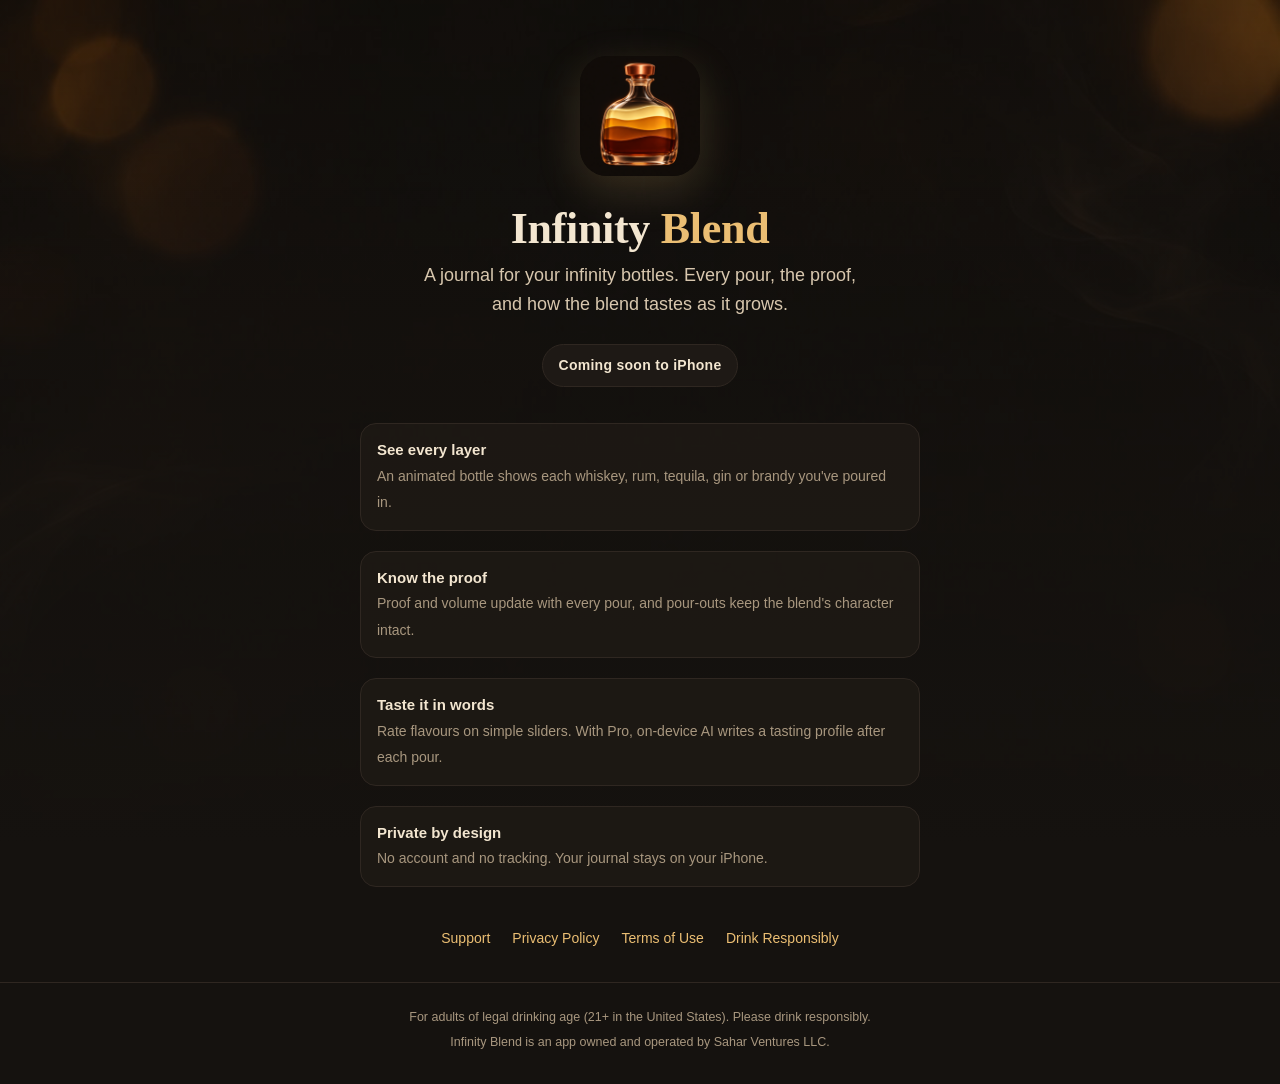
<file: index.html>
<!doctype html>
<html lang="en">
<head>
<meta charset="utf-8">
<meta name="viewport" content="width=device-width,initial-scale=1">
<meta name="robots" content="noindex">
<title>Infinity Blend</title>
<meta name="description" content="Infinity Blend is a journal for your infinity bottles: every pour, the proof, and how the blend tastes. Coming soon to iPhone.">
<link rel="icon" type="image/png" href="assets/favicon.png">
<link rel="apple-touch-icon" href="assets/apple-touch-icon.png">
<link rel="stylesheet" href="assets/site.css">
</head>
<body class="home">
<main>
  <div class="hero">
    <img src="assets/icon.png" alt="Infinity Blend app icon">
    <h1>Infinity <em>Blend</em></h1>
    <p class="lead">A journal for your infinity bottles. Every pour, the proof, and how the blend tastes as it grows.</p>
    <span class="pill">Coming soon to iPhone</span>
    <ul class="features">
      <li><strong>See every layer</strong><span>An animated bottle shows each whiskey, rum, tequila, gin or brandy you've poured in.</span></li>
      <li><strong>Know the proof</strong><span>Proof and volume update with every pour, and pour-outs keep the blend's character intact.</span></li>
      <li><strong>Taste it in words</strong><span>Rate flavours on simple sliders. With Pro, on-device AI writes a tasting profile after each pour.</span></li>
      <li><strong>Private by design</strong><span>No account and no tracking. Your journal stays on your iPhone.</span></li>
    </ul>
    <nav class="links" aria-label="Site links">
      <a href="support/">Support</a>
      <a href="legal/privacy.html">Privacy Policy</a>
      <a href="legal/terms.html">Terms of Use</a>
      <a href="legal/responsible.html">Drink Responsibly</a>
    </nav>
  </div>
</main>
<footer class="site-foot">
  <p>For adults of legal drinking age (21+ in the United States). Please drink responsibly.</p>
  <p>Infinity Blend is an app owned and operated by Sahar Ventures LLC.</p>
</footer>
</body>
</html>
</file>
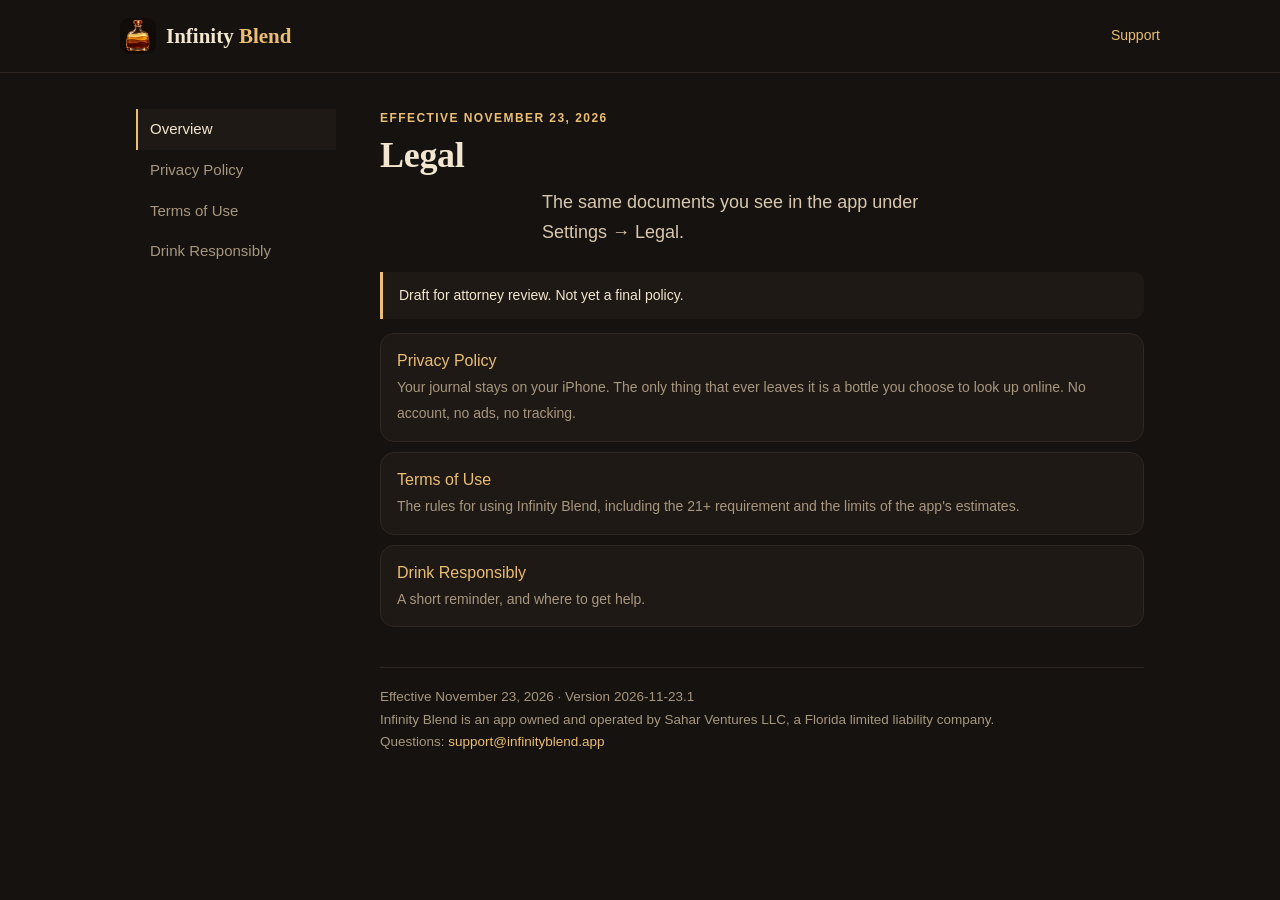
<file: legal/index.html>
<!doctype html>
<html lang="en">
<head>
<meta charset="utf-8">
<meta name="viewport" content="width=device-width,initial-scale=1">
<meta name="robots" content="noindex">
<title>Legal | Infinity Blend</title>
<link rel="icon" type="image/png" href="../assets/favicon.png">
<link rel="stylesheet" href="../assets/site.css">
</head>
<body class="doc">
<header class="bar"><a class="brand" href="../"><img src="../assets/icon.png" alt="" width="36" height="36"><span>Infinity <em>Blend</em></span></a><a class="bar-link" href="../support/">Support</a></header>
<div class="shell">
<nav class="side" aria-label="Legal documents"><a href="index.html" aria-current="page">Overview</a><a href="privacy.html">Privacy Policy</a><a href="terms.html">Terms of Use</a><a href="responsible.html">Drink Responsibly</a></nav>
<main>
<p class="eyebrow">Effective November 23, 2026</p>
<h1>Legal</h1>
<p class="lead">The same documents you see in the app under Settings → Legal.</p>
<p class="draft">Draft for attorney review. Not yet a final policy.</p>
<ul class="doc-list"><li><a href="privacy.html">Privacy Policy</a><br><span>Your journal stays on your iPhone. The only thing that ever leaves it is a bottle you choose to look up online. No account, no ads, no tracking.</span></li><li><a href="terms.html">Terms of Use</a><br><span>The rules for using Infinity Blend, including the 21+ requirement and the limits of the app's estimates.</span></li><li><a href="responsible.html">Drink Responsibly</a><br><span>A short reminder, and where to get help.</span></li></ul>
<footer class="doc-foot">Effective November 23, 2026 · Version 2026-11-23.1<br>
Infinity Blend is an app owned and operated by Sahar Ventures LLC, a Florida limited liability company.<br>
Questions: <a href="mailto:support@infinityblend.app">support@infinityblend.app</a></footer>
</main>
</div>
</body>
</html>
</file>
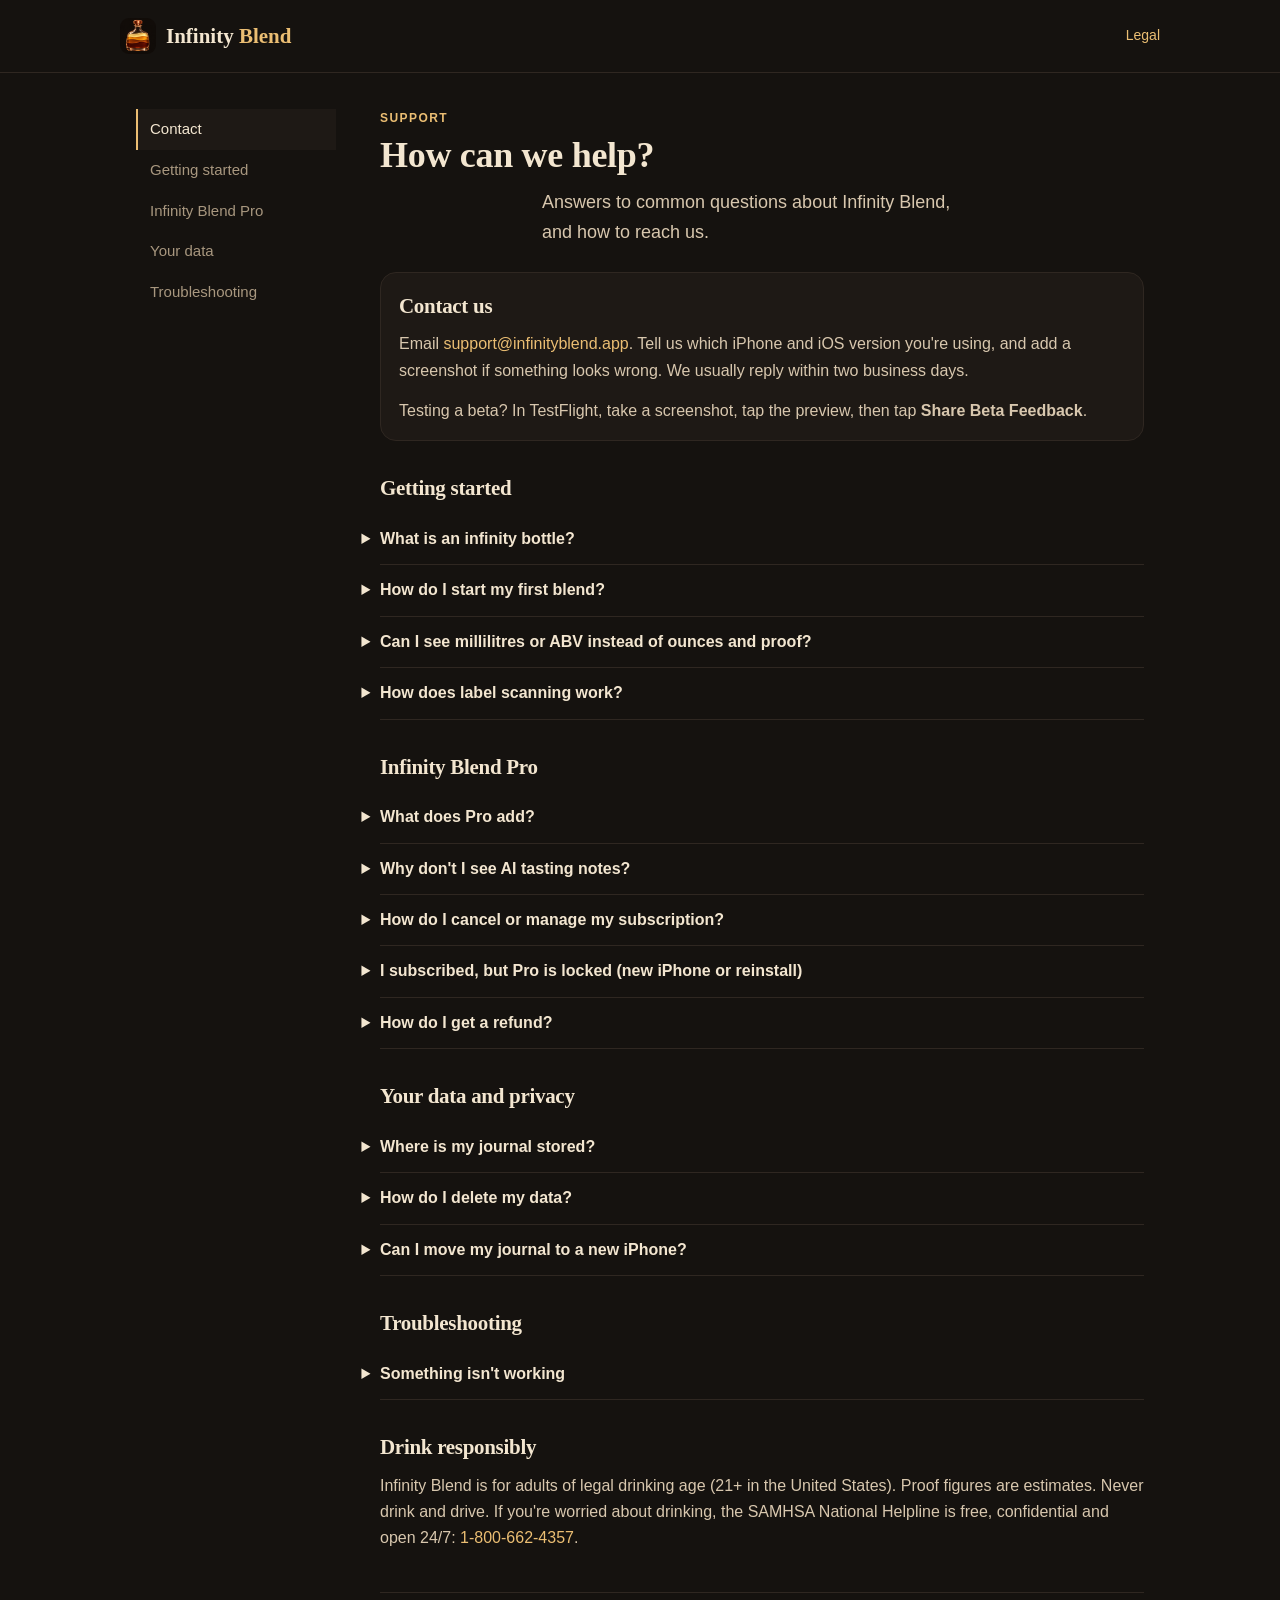
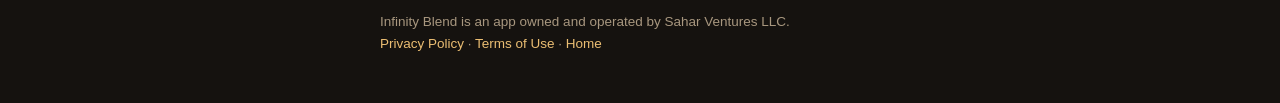
<file: support/index.html>
<!doctype html>
<html lang="en">
<head>
<meta charset="utf-8">
<meta name="viewport" content="width=device-width,initial-scale=1">
<meta name="robots" content="noindex">
<title>Support | Infinity Blend</title>
<link rel="icon" type="image/png" href="../assets/favicon.png">
<link rel="stylesheet" href="../assets/site.css">
</head>
<body class="doc">
<header class="bar"><a class="brand" href="../"><img src="../assets/icon.png" alt="" width="36" height="36"><span>Infinity <em>Blend</em></span></a><a class="bar-link" href="../legal/">Legal</a></header>
<div class="shell">
<nav class="side" aria-label="Support sections">
  <a href="#contact" aria-current="page">Contact</a>
  <a href="#start">Getting started</a>
  <a href="#pro">Infinity Blend Pro</a>
  <a href="#data">Your data</a>
  <a href="#help">Troubleshooting</a>
</nav>
<main>
<p class="eyebrow">Support</p>
<h1>How can we help?</h1>
<p class="lead">Answers to common questions about Infinity Blend, and how to reach us.</p>

<div class="card" id="contact">
  <h2 style="margin-top:0">Contact us</h2>
  <p>Email <a href="mailto:support@infinityblend.app">support@infinityblend.app</a>. Tell us which iPhone and iOS version you're using, and add a screenshot if something looks wrong. We usually reply within two business days.</p>
  <p>Testing a beta? In TestFlight, take a screenshot, tap the preview, then tap <strong>Share Beta Feedback</strong>.</p>
</div>

<h2 id="start">Getting started</h2>
<details><summary>What is an infinity bottle?</summary>
<p>An infinity bottle is a bottle you keep topping up with small pours from other bottles. Over time it becomes a blend that's yours alone. Infinity Blend keeps track of every pour, the blend's proof and volume, and how it tastes.</p></details>
<details><summary>How do I start my first blend?</summary>
<p>Open the app, create a blend, pick its bottle shape and size, then tap <strong>Add a pour</strong>. Want to look around first? Go to <strong>Settings → Try it out → Add sample blends</strong>.</p></details>
<details><summary>Can I see millilitres or ABV instead of ounces and proof?</summary>
<p>Yes. In <strong>Settings → Display</strong>, choose how pours are measured and turn on <strong>Show ABV instead of proof</strong>. Changing units only changes what you see. Every pour keeps its exact amount.</p></details>
<details><summary>How does label scanning work?</summary>
<p>When adding a pour, scan the bottle's label with the camera or pick a label photo. The text is read on your iPhone to fill in the name and proof. Scanning needs a real iPhone camera and camera permission, which you can turn on in the iPhone Settings app → Infinity Blend.</p></details>

<h2 id="pro">Infinity Blend Pro</h2>
<details><summary>What does Pro add?</summary>
<p>Pro adds AI tasting profiles that are rewritten after every pour, and a preview of how the next pour will change your blend. The journal itself is free: unlimited bottles and pours, the layered bottle, flavour sliders, label scanning and charts.</p></details>
<details><summary>Why don't I see AI tasting notes?</summary>
<p>The AI runs on your iPhone using Apple Intelligence. It needs an iPhone that supports Apple Intelligence, with it turned on in <strong>Settings → Apple Intelligence &amp; Siri</strong>. On other iPhones the app works normally and just hides the AI text. <strong>Settings → Apple Intelligence</strong> inside Infinity Blend shows whether it's available.</p></details>
<details><summary>How do I cancel or manage my subscription?</summary>
<p>In Infinity Blend, go to <strong>Settings → Pro → Manage subscription</strong>, or open the iPhone Settings app → your name → <strong>Subscriptions</strong>. Cancel at least 24 hours before the renewal date to avoid the next charge. Pro stays active until the end of the period you've paid for.</p></details>
<details><summary>I subscribed, but Pro is locked (new iPhone or reinstall)</summary>
<p>Go to <strong>Settings → Pro → Restore purchases</strong>. Make sure you're signed in to the App Store with the same Apple Account you subscribed with.</p></details>
<details><summary>How do I get a refund?</summary>
<p>Apple handles all payments and refunds. Request one at <a href="https://reportaproblem.apple.com">reportaproblem.apple.com</a>. We never see your payment details.</p></details>

<h2 id="data">Your data and privacy</h2>
<details><summary>Where is my journal stored?</summary>
<p>Only on your iPhone. There's no account and no server copy of your bottles, pours or notes. Your data is included in your iPhone backups (for example iCloud Backup) if you have them turned on. See the <a href="../legal/privacy.html">Privacy Policy</a> for details.</p></details>
<details><summary>How do I delete my data?</summary>
<p>Delete a single pour or blend in the app, delete everything in <strong>Settings → Delete all data</strong>, or delete the app. Because nothing is stored on our side, there's no account to close.</p></details>
<details><summary>Can I move my journal to a new iPhone?</summary>
<p>Yes. Restore your new iPhone from an iCloud or computer backup of your old one, and your Infinity Blend data comes with it.</p></details>

<h2 id="help">Troubleshooting</h2>
<details><summary>Something isn't working</summary>
<ul>
<li>Make sure you have the latest version of Infinity Blend and iOS.</li>
<li>Fully close the app (swipe it up in the app switcher) and open it again.</li>
<li>Still stuck? Email <a href="mailto:support@infinityblend.app">support@infinityblend.app</a> with what happened and a screenshot.</li>
</ul></details>

<h2>Drink responsibly</h2>
<p>Infinity Blend is for adults of legal drinking age (21+ in the United States). Proof figures are estimates. Never drink and drive. If you're worried about drinking, the SAMHSA National Helpline is free, confidential and open 24/7: <a href="tel:+18006624357">1-800-662-4357</a>.</p>

<footer class="doc-foot">Infinity Blend is an app owned and operated by Sahar Ventures LLC.<br>
<a href="../legal/privacy.html">Privacy Policy</a> · <a href="../legal/terms.html">Terms of Use</a> · <a href="../">Home</a></footer>
</main>
</div>
</body>
</html>
</file>
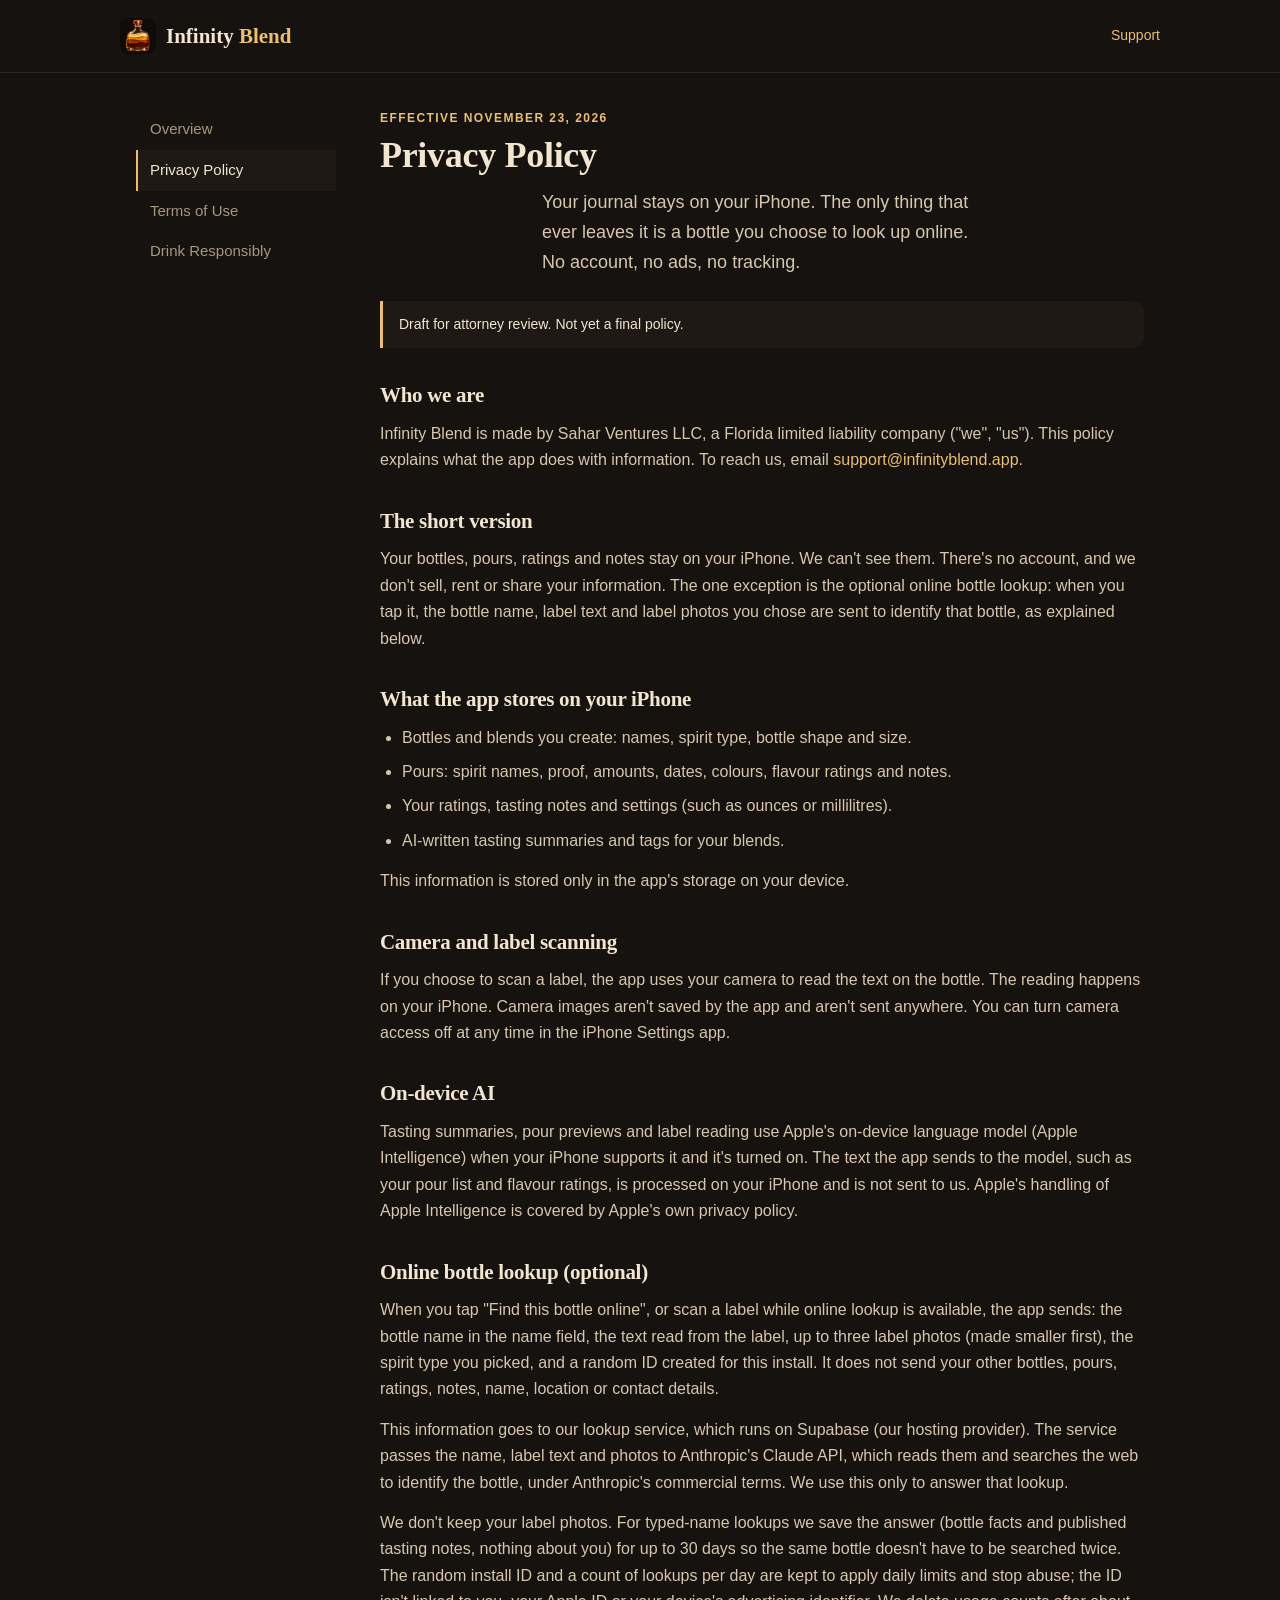
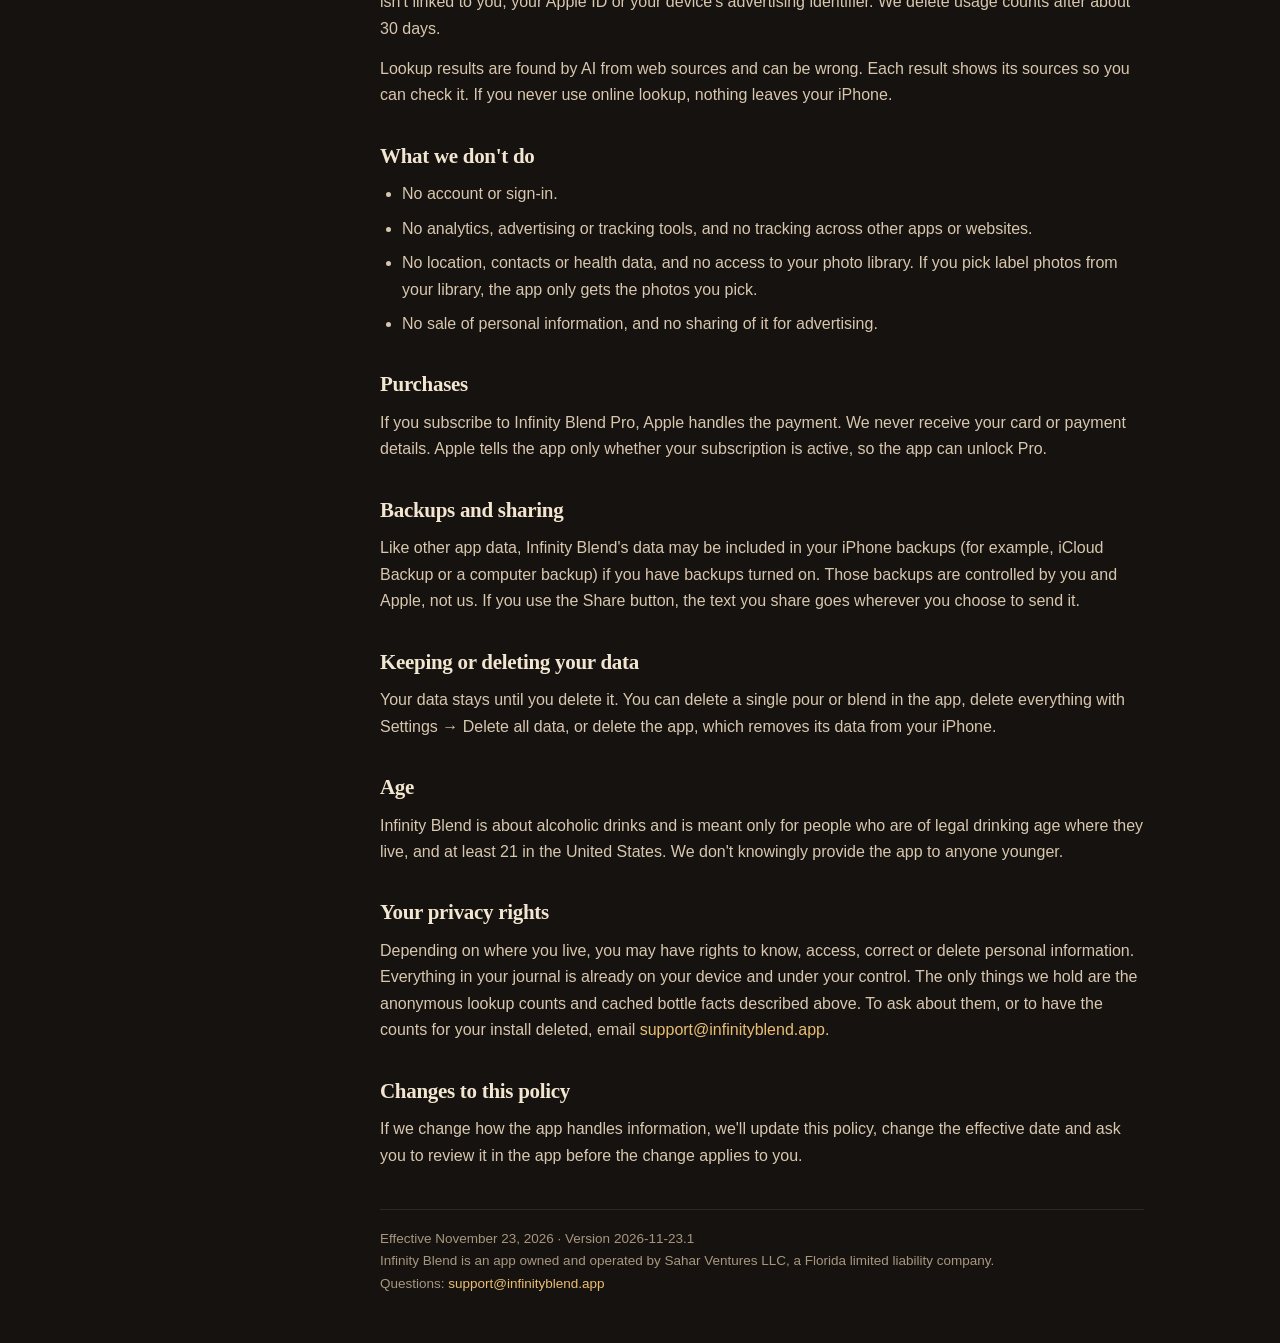
<file: legal/privacy.html>
<!doctype html>
<html lang="en">
<head>
<meta charset="utf-8">
<meta name="viewport" content="width=device-width,initial-scale=1">
<meta name="robots" content="noindex">
<title>Privacy Policy | Infinity Blend</title>
<link rel="icon" type="image/png" href="../assets/favicon.png">
<link rel="stylesheet" href="../assets/site.css">
</head>
<body class="doc">
<header class="bar"><a class="brand" href="../"><img src="../assets/icon.png" alt="" width="36" height="36"><span>Infinity <em>Blend</em></span></a><a class="bar-link" href="../support/">Support</a></header>
<div class="shell">
<nav class="side" aria-label="Legal documents"><a href="index.html">Overview</a><a href="privacy.html" aria-current="page">Privacy Policy</a><a href="terms.html">Terms of Use</a><a href="responsible.html">Drink Responsibly</a></nav>
<main>
<p class="eyebrow">Effective November 23, 2026</p>
<h1>Privacy Policy</h1>
<p class="lead">Your journal stays on your iPhone. The only thing that ever leaves it is a bottle you choose to look up online. No account, no ads, no tracking.</p>
<p class="draft">Draft for attorney review. Not yet a final policy.</p>
<h2>Who we are</h2>
<p>Infinity Blend is made by Sahar Ventures LLC, a Florida limited liability company ("we", "us"). This policy explains what the app does with information. To reach us, email <a href="mailto:support@infinityblend.app">support@infinityblend.app</a>.</p>
<h2>The short version</h2>
<p>Your bottles, pours, ratings and notes stay on your iPhone. We can't see them. There's no account, and we don't sell, rent or share your information. The one exception is the optional online bottle lookup: when you tap it, the bottle name, label text and label photos you chose are sent to identify that bottle, as explained below.</p>
<h2>What the app stores on your iPhone</h2>
<ul><li>Bottles and blends you create: names, spirit type, bottle shape and size.</li><li>Pours: spirit names, proof, amounts, dates, colours, flavour ratings and notes.</li><li>Your ratings, tasting notes and settings (such as ounces or millilitres).</li><li>AI-written tasting summaries and tags for your blends.</li></ul>
<p>This information is stored only in the app's storage on your device.</p>
<h2>Camera and label scanning</h2>
<p>If you choose to scan a label, the app uses your camera to read the text on the bottle. The reading happens on your iPhone. Camera images aren't saved by the app and aren't sent anywhere. You can turn camera access off at any time in the iPhone Settings app.</p>
<h2>On-device AI</h2>
<p>Tasting summaries, pour previews and label reading use Apple's on-device language model (Apple Intelligence) when your iPhone supports it and it's turned on. The text the app sends to the model, such as your pour list and flavour ratings, is processed on your iPhone and is not sent to us. Apple's handling of Apple Intelligence is covered by Apple's own privacy policy.</p>
<h2>Online bottle lookup (optional)</h2>
<p>When you tap "Find this bottle online", or scan a label while online lookup is available, the app sends: the bottle name in the name field, the text read from the label, up to three label photos (made smaller first), the spirit type you picked, and a random ID created for this install. It does not send your other bottles, pours, ratings, notes, name, location or contact details.</p>
<p>This information goes to our lookup service, which runs on Supabase (our hosting provider). The service passes the name, label text and photos to Anthropic's Claude API, which reads them and searches the web to identify the bottle, under Anthropic's commercial terms. We use this only to answer that lookup.</p>
<p>We don't keep your label photos. For typed-name lookups we save the answer (bottle facts and published tasting notes, nothing about you) for up to 30 days so the same bottle doesn't have to be searched twice. The random install ID and a count of lookups per day are kept to apply daily limits and stop abuse; the ID isn't linked to you, your Apple ID or your device's advertising identifier. We delete usage counts after about 30 days.</p>
<p>Lookup results are found by AI from web sources and can be wrong. Each result shows its sources so you can check it. If you never use online lookup, nothing leaves your iPhone.</p>
<h2>What we don&#x27;t do</h2>
<ul><li>No account or sign-in.</li><li>No analytics, advertising or tracking tools, and no tracking across other apps or websites.</li><li>No location, contacts or health data, and no access to your photo library. If you pick label photos from your library, the app only gets the photos you pick.</li><li>No sale of personal information, and no sharing of it for advertising.</li></ul>
<h2>Purchases</h2>
<p>If you subscribe to Infinity Blend Pro, Apple handles the payment. We never receive your card or payment details. Apple tells the app only whether your subscription is active, so the app can unlock Pro.</p>
<h2>Backups and sharing</h2>
<p>Like other app data, Infinity Blend's data may be included in your iPhone backups (for example, iCloud Backup or a computer backup) if you have backups turned on. Those backups are controlled by you and Apple, not us. If you use the Share button, the text you share goes wherever you choose to send it.</p>
<h2>Keeping or deleting your data</h2>
<p>Your data stays until you delete it. You can delete a single pour or blend in the app, delete everything with Settings → Delete all data, or delete the app, which removes its data from your iPhone.</p>
<h2>Age</h2>
<p>Infinity Blend is about alcoholic drinks and is meant only for people who are of legal drinking age where they live, and at least 21 in the United States. We don't knowingly provide the app to anyone younger.</p>
<h2>Your privacy rights</h2>
<p>Depending on where you live, you may have rights to know, access, correct or delete personal information. Everything in your journal is already on your device and under your control. The only things we hold are the anonymous lookup counts and cached bottle facts described above. To ask about them, or to have the counts for your install deleted, email <a href="mailto:support@infinityblend.app">support@infinityblend.app</a>.</p>
<h2>Changes to this policy</h2>
<p>If we change how the app handles information, we'll update this policy, change the effective date and ask you to review it in the app before the change applies to you.</p>
<footer class="doc-foot">Effective November 23, 2026 · Version 2026-11-23.1<br>
Infinity Blend is an app owned and operated by Sahar Ventures LLC, a Florida limited liability company.<br>
Questions: <a href="mailto:support@infinityblend.app">support@infinityblend.app</a></footer>
</main>
</div>
</body>
</html>
</file>
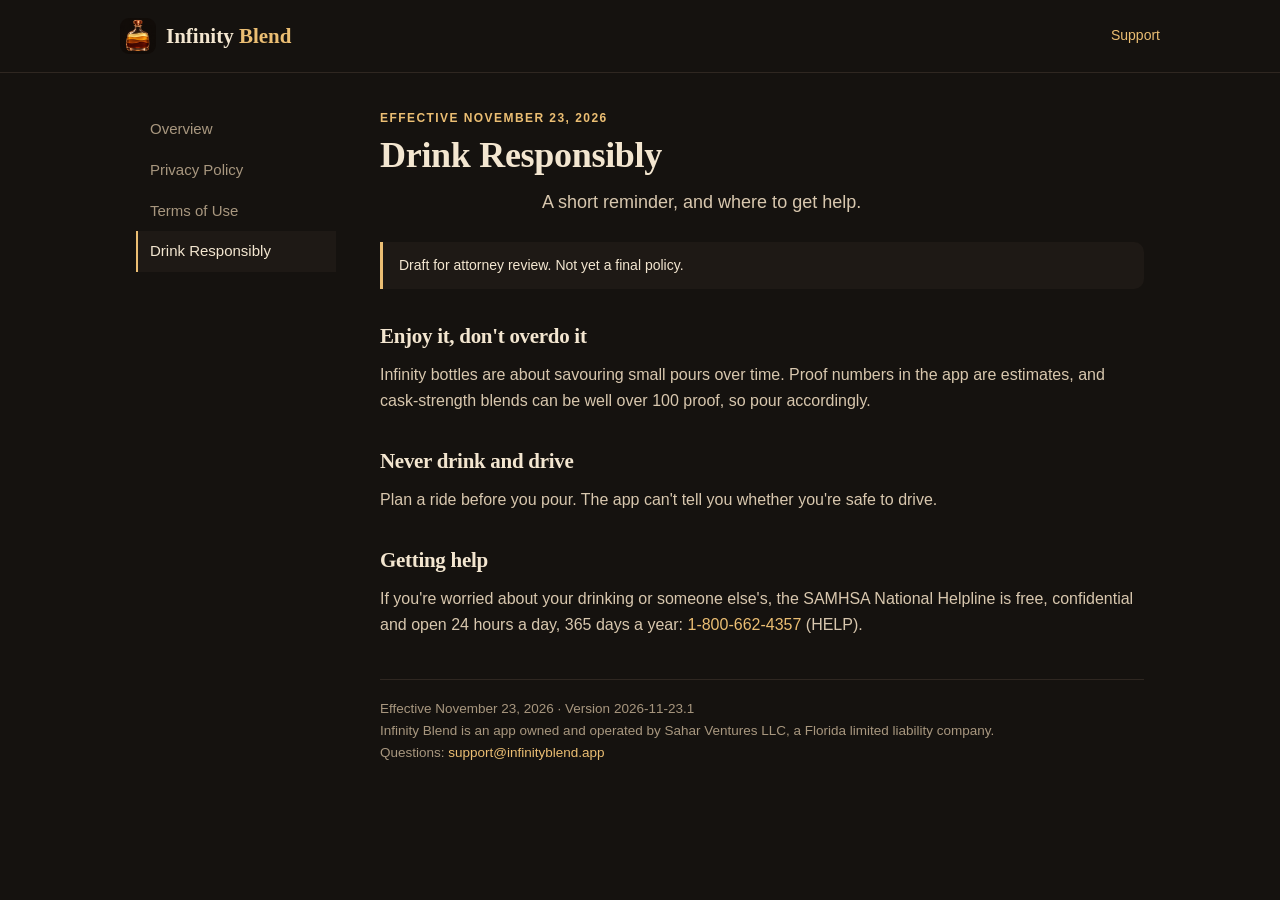
<file: legal/responsible.html>
<!doctype html>
<html lang="en">
<head>
<meta charset="utf-8">
<meta name="viewport" content="width=device-width,initial-scale=1">
<meta name="robots" content="noindex">
<title>Drink Responsibly | Infinity Blend</title>
<link rel="icon" type="image/png" href="../assets/favicon.png">
<link rel="stylesheet" href="../assets/site.css">
</head>
<body class="doc">
<header class="bar"><a class="brand" href="../"><img src="../assets/icon.png" alt="" width="36" height="36"><span>Infinity <em>Blend</em></span></a><a class="bar-link" href="../support/">Support</a></header>
<div class="shell">
<nav class="side" aria-label="Legal documents"><a href="index.html">Overview</a><a href="privacy.html">Privacy Policy</a><a href="terms.html">Terms of Use</a><a href="responsible.html" aria-current="page">Drink Responsibly</a></nav>
<main>
<p class="eyebrow">Effective November 23, 2026</p>
<h1>Drink Responsibly</h1>
<p class="lead">A short reminder, and where to get help.</p>
<p class="draft">Draft for attorney review. Not yet a final policy.</p>
<h2>Enjoy it, don&#x27;t overdo it</h2>
<p>Infinity bottles are about savouring small pours over time. Proof numbers in the app are estimates, and cask-strength blends can be well over 100 proof, so pour accordingly.</p>
<h2>Never drink and drive</h2>
<p>Plan a ride before you pour. The app can't tell you whether you're safe to drive.</p>
<h2>Getting help</h2>
<p>If you're worried about your drinking or someone else's, the SAMHSA National Helpline is free, confidential and open 24 hours a day, 365 days a year: <a href="tel:+18006624357">1-800-662-4357</a> (HELP).</p>
<footer class="doc-foot">Effective November 23, 2026 · Version 2026-11-23.1<br>
Infinity Blend is an app owned and operated by Sahar Ventures LLC, a Florida limited liability company.<br>
Questions: <a href="mailto:support@infinityblend.app">support@infinityblend.app</a></footer>
</main>
</div>
</body>
</html>
</file>
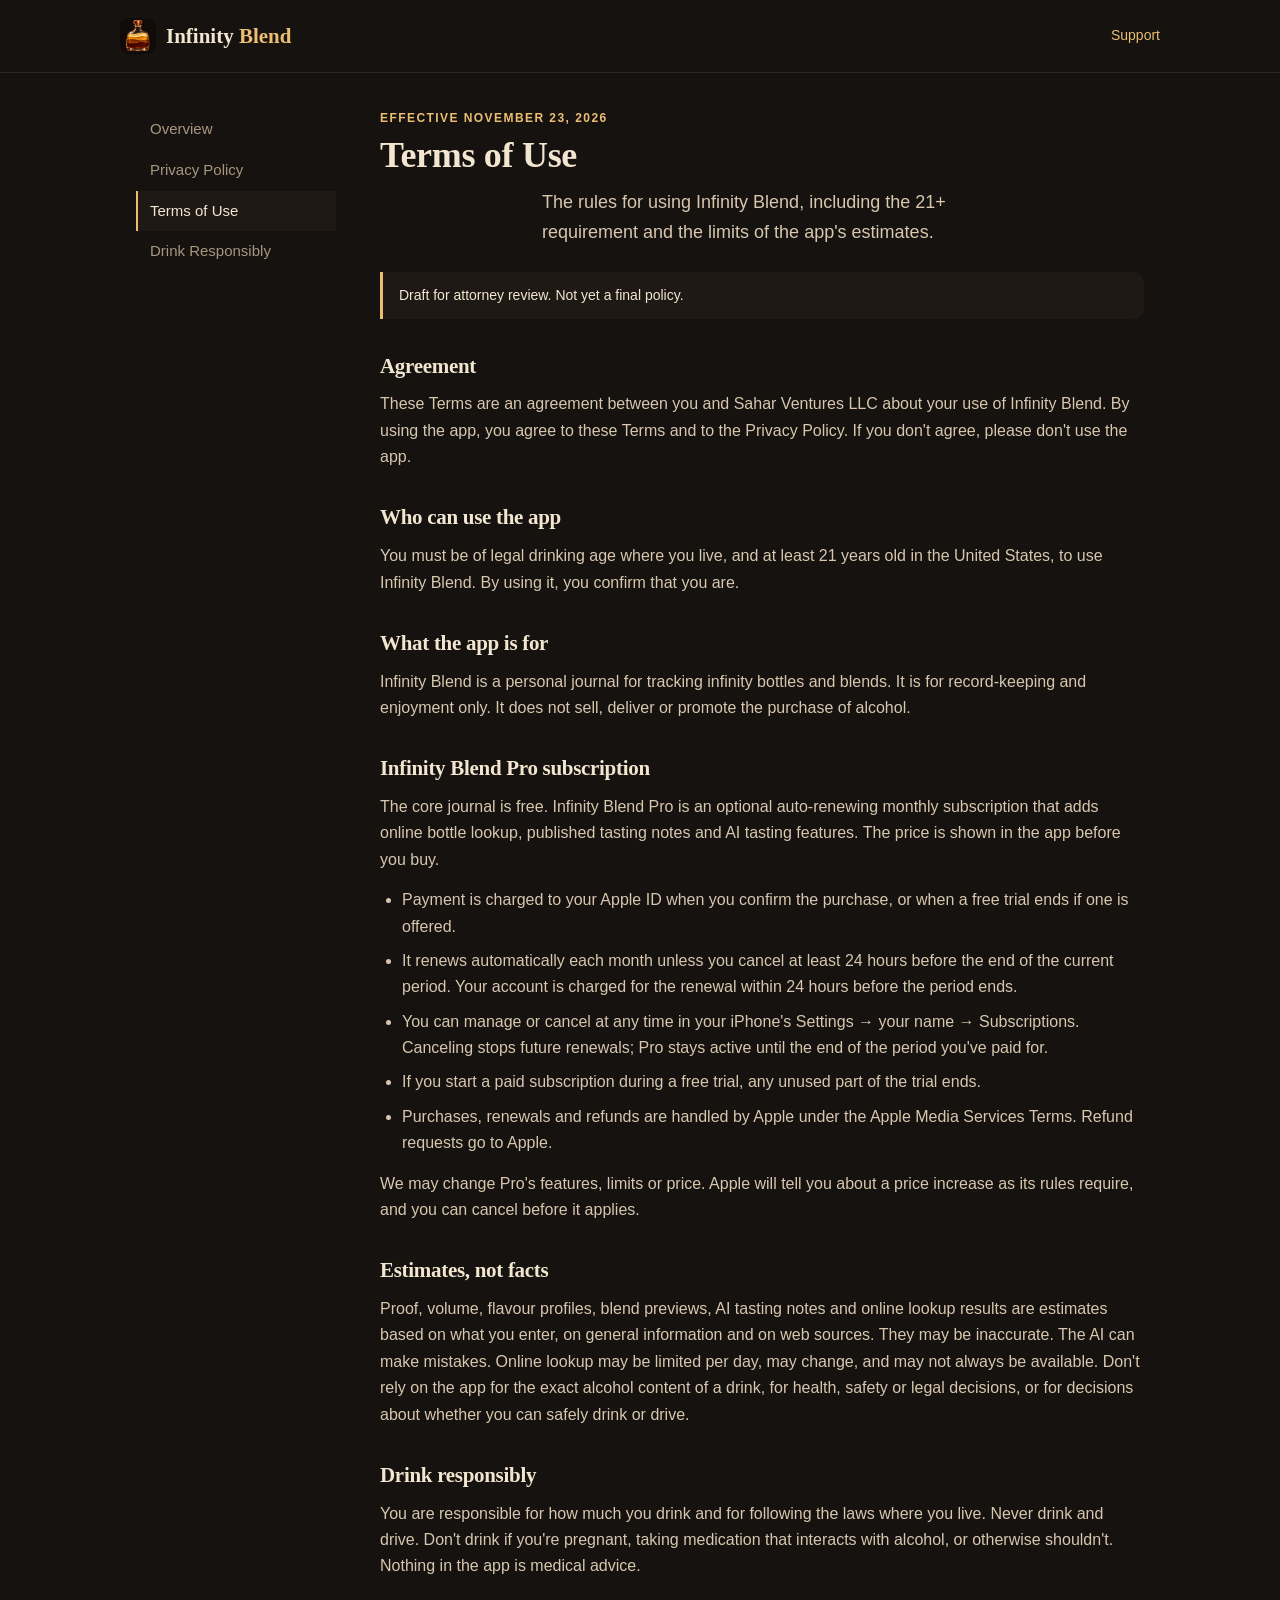
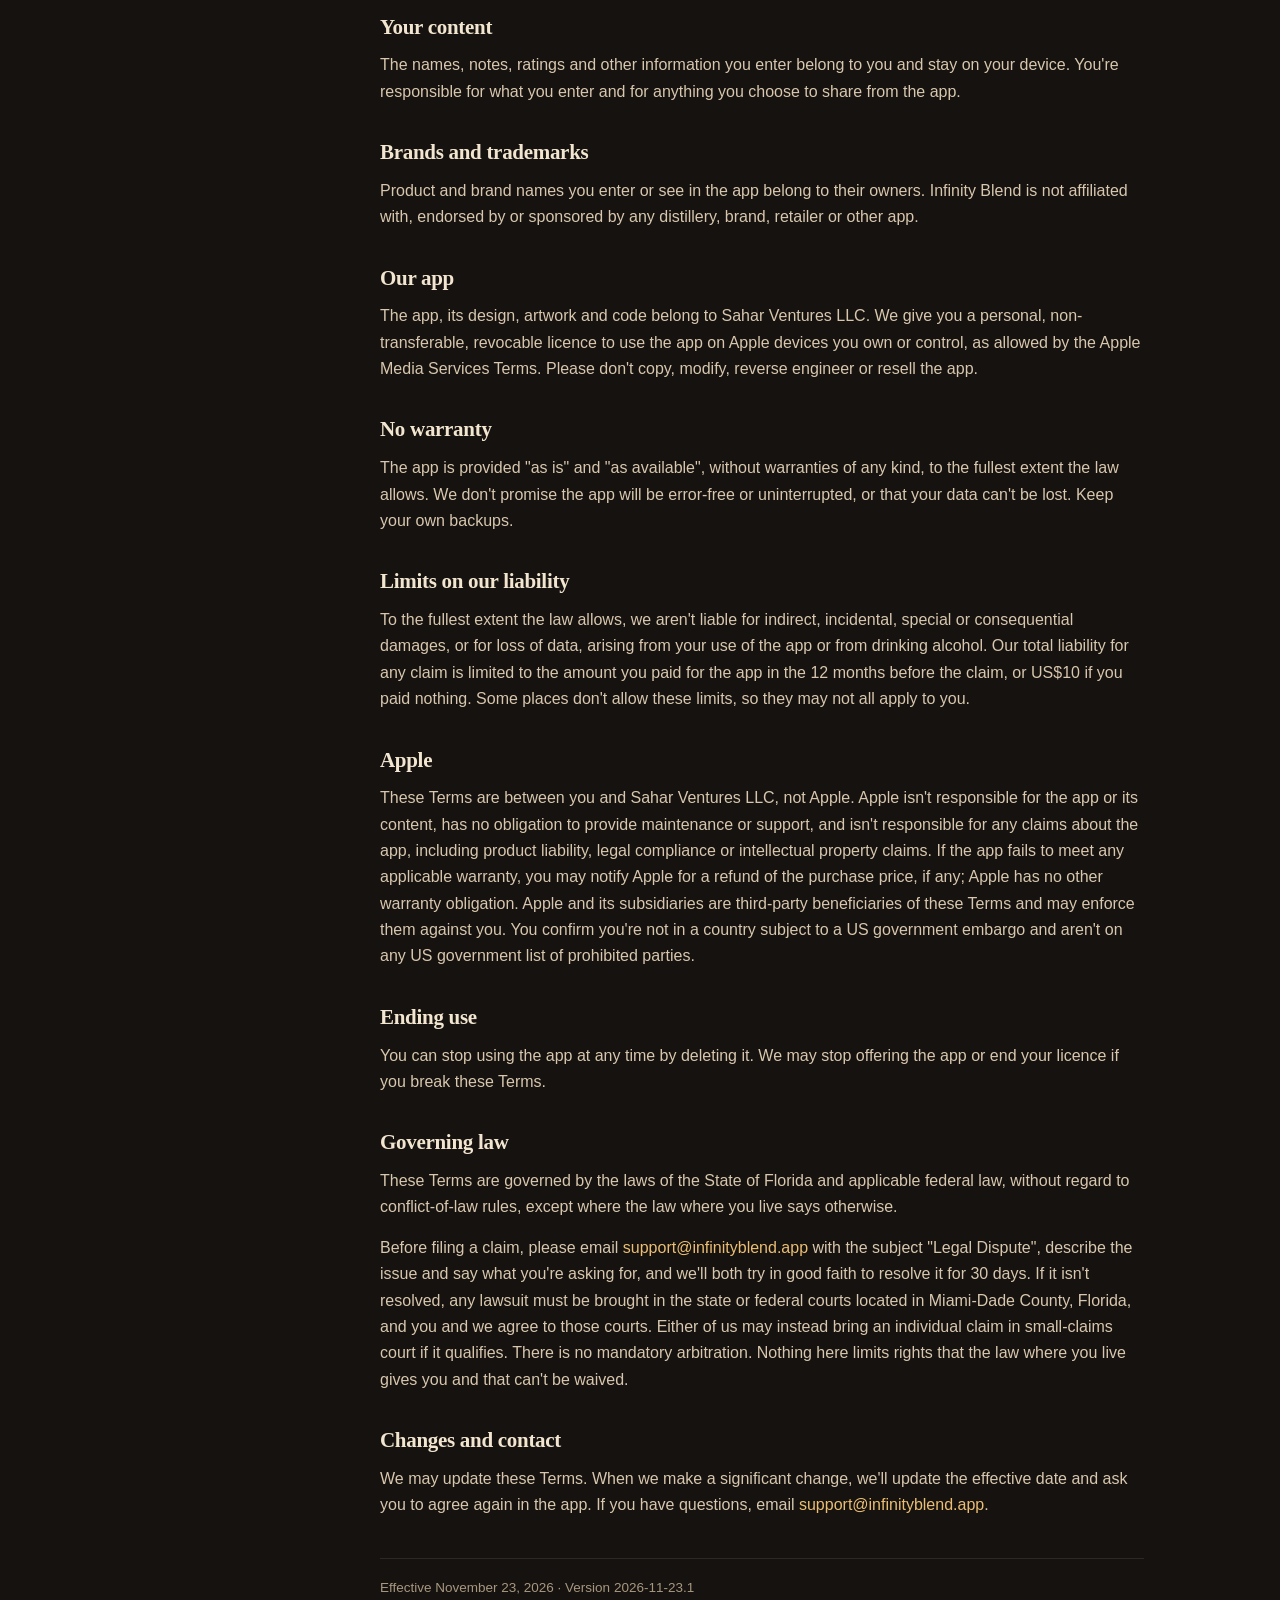
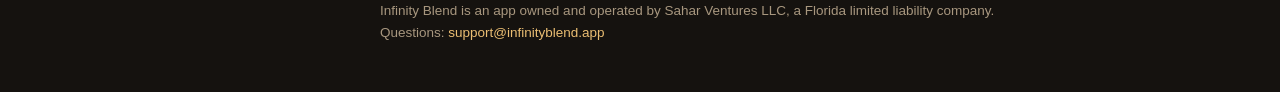
<file: legal/terms.html>
<!doctype html>
<html lang="en">
<head>
<meta charset="utf-8">
<meta name="viewport" content="width=device-width,initial-scale=1">
<meta name="robots" content="noindex">
<title>Terms of Use | Infinity Blend</title>
<link rel="icon" type="image/png" href="../assets/favicon.png">
<link rel="stylesheet" href="../assets/site.css">
</head>
<body class="doc">
<header class="bar"><a class="brand" href="../"><img src="../assets/icon.png" alt="" width="36" height="36"><span>Infinity <em>Blend</em></span></a><a class="bar-link" href="../support/">Support</a></header>
<div class="shell">
<nav class="side" aria-label="Legal documents"><a href="index.html">Overview</a><a href="privacy.html">Privacy Policy</a><a href="terms.html" aria-current="page">Terms of Use</a><a href="responsible.html">Drink Responsibly</a></nav>
<main>
<p class="eyebrow">Effective November 23, 2026</p>
<h1>Terms of Use</h1>
<p class="lead">The rules for using Infinity Blend, including the 21+ requirement and the limits of the app's estimates.</p>
<p class="draft">Draft for attorney review. Not yet a final policy.</p>
<h2>Agreement</h2>
<p>These Terms are an agreement between you and Sahar Ventures LLC about your use of Infinity Blend. By using the app, you agree to these Terms and to the Privacy Policy. If you don't agree, please don't use the app.</p>
<h2>Who can use the app</h2>
<p>You must be of legal drinking age where you live, and at least 21 years old in the United States, to use Infinity Blend. By using it, you confirm that you are.</p>
<h2>What the app is for</h2>
<p>Infinity Blend is a personal journal for tracking infinity bottles and blends. It is for record-keeping and enjoyment only. It does not sell, deliver or promote the purchase of alcohol.</p>
<h2>Infinity Blend Pro subscription</h2>
<p>The core journal is free. Infinity Blend Pro is an optional auto-renewing monthly subscription that adds online bottle lookup, published tasting notes and AI tasting features. The price is shown in the app before you buy.</p>
<ul><li>Payment is charged to your Apple ID when you confirm the purchase, or when a free trial ends if one is offered.</li><li>It renews automatically each month unless you cancel at least 24 hours before the end of the current period. Your account is charged for the renewal within 24 hours before the period ends.</li><li>You can manage or cancel at any time in your iPhone's Settings → your name → Subscriptions. Canceling stops future renewals; Pro stays active until the end of the period you've paid for.</li><li>If you start a paid subscription during a free trial, any unused part of the trial ends.</li><li>Purchases, renewals and refunds are handled by Apple under the Apple Media Services Terms. Refund requests go to Apple.</li></ul>
<p>We may change Pro's features, limits or price. Apple will tell you about a price increase as its rules require, and you can cancel before it applies.</p>
<h2>Estimates, not facts</h2>
<p>Proof, volume, flavour profiles, blend previews, AI tasting notes and online lookup results are estimates based on what you enter, on general information and on web sources. They may be inaccurate. The AI can make mistakes. Online lookup may be limited per day, may change, and may not always be available. Don't rely on the app for the exact alcohol content of a drink, for health, safety or legal decisions, or for decisions about whether you can safely drink or drive.</p>
<h2>Drink responsibly</h2>
<p>You are responsible for how much you drink and for following the laws where you live. Never drink and drive. Don't drink if you're pregnant, taking medication that interacts with alcohol, or otherwise shouldn't. Nothing in the app is medical advice.</p>
<h2>Your content</h2>
<p>The names, notes, ratings and other information you enter belong to you and stay on your device. You're responsible for what you enter and for anything you choose to share from the app.</p>
<h2>Brands and trademarks</h2>
<p>Product and brand names you enter or see in the app belong to their owners. Infinity Blend is not affiliated with, endorsed by or sponsored by any distillery, brand, retailer or other app.</p>
<h2>Our app</h2>
<p>The app, its design, artwork and code belong to Sahar Ventures LLC. We give you a personal, non-transferable, revocable licence to use the app on Apple devices you own or control, as allowed by the Apple Media Services Terms. Please don't copy, modify, reverse engineer or resell the app.</p>
<h2>No warranty</h2>
<p>The app is provided "as is" and "as available", without warranties of any kind, to the fullest extent the law allows. We don't promise the app will be error-free or uninterrupted, or that your data can't be lost. Keep your own backups.</p>
<h2>Limits on our liability</h2>
<p>To the fullest extent the law allows, we aren't liable for indirect, incidental, special or consequential damages, or for loss of data, arising from your use of the app or from drinking alcohol. Our total liability for any claim is limited to the amount you paid for the app in the 12 months before the claim, or US$10 if you paid nothing. Some places don't allow these limits, so they may not all apply to you.</p>
<h2>Apple</h2>
<p>These Terms are between you and Sahar Ventures LLC, not Apple. Apple isn't responsible for the app or its content, has no obligation to provide maintenance or support, and isn't responsible for any claims about the app, including product liability, legal compliance or intellectual property claims. If the app fails to meet any applicable warranty, you may notify Apple for a refund of the purchase price, if any; Apple has no other warranty obligation. Apple and its subsidiaries are third-party beneficiaries of these Terms and may enforce them against you. You confirm you're not in a country subject to a US government embargo and aren't on any US government list of prohibited parties.</p>
<h2>Ending use</h2>
<p>You can stop using the app at any time by deleting it. We may stop offering the app or end your licence if you break these Terms.</p>
<h2>Governing law</h2>
<p>These Terms are governed by the laws of the State of Florida and applicable federal law, without regard to conflict-of-law rules, except where the law where you live says otherwise.</p>
<p>Before filing a claim, please email <a href="mailto:support@infinityblend.app">support@infinityblend.app</a> with the subject "Legal Dispute", describe the issue and say what you're asking for, and we'll both try in good faith to resolve it for 30 days. If it isn't resolved, any lawsuit must be brought in the state or federal courts located in Miami-Dade County, Florida, and you and we agree to those courts. Either of us may instead bring an individual claim in small-claims court if it qualifies. There is no mandatory arbitration. Nothing here limits rights that the law where you live gives you and that can't be waived.</p>
<h2>Changes and contact</h2>
<p>We may update these Terms. When we make a significant change, we'll update the effective date and ask you to agree again in the app. If you have questions, email <a href="mailto:support@infinityblend.app">support@infinityblend.app</a>.</p>
<footer class="doc-foot">Effective November 23, 2026 · Version 2026-11-23.1<br>
Infinity Blend is an app owned and operated by Sahar Ventures LLC, a Florida limited liability company.<br>
Questions: <a href="mailto:support@infinityblend.app">support@infinityblend.app</a></footer>
</main>
</div>
</body>
</html>
</file>
<file: assets/site.css>
/* Infinity Blend site. Colours match the app's Theme.swift. */
*{box-sizing:border-box}
:root{
  --bg:#15120F;--card:#1E1915;--line:#2F2721;--honey:#EBBE73;--cream:#F3E6D0;--muted:#D8C7AE;--subtle:#A8977F;
  --serif:ui-serif,"New York",Georgia,"Times New Roman",serif;
  --sans:-apple-system,BlinkMacSystemFont,"Segoe UI",Roboto,sans-serif;
}
html{background:var(--bg)}
body{margin:0;background:var(--bg);color:var(--muted);font:16px/1.65 var(--sans);-webkit-text-size-adjust:100%}
a{color:var(--honey);text-decoration:none}
a:hover{text-decoration:underline}
h1,h2,h3{font-family:var(--serif);color:var(--cream);font-weight:600;letter-spacing:-.3px}

/* Home */
.home{min-height:100vh;display:flex;flex-direction:column;
  background:linear-gradient(180deg,rgba(21,18,15,.55),var(--bg) 78%),url(bokeh.jpg) center top/cover no-repeat}
.home main{flex:1;display:flex;align-items:center;justify-content:center;padding:56px 16px 32px}
.hero{width:100%;max-width:560px;text-align:center}
.hero img{width:120px;height:120px;border-radius:27px;box-shadow:0 14px 44px rgba(235,190,115,.18)}
.hero h1{margin:22px 0 8px;font-size:44px;line-height:1.05}
.hero h1 em,.brand em{font-style:normal;color:var(--honey)}
.lead{margin:0 auto 24px;max-width:440px;font-size:18px;color:var(--muted)}
.pill{display:inline-block;padding:9px 16px;border:1px solid var(--line);border-radius:999px;background:var(--card);
  color:var(--cream);font-size:14px;font-weight:700;letter-spacing:.02em}
.features{list-style:none;margin:36px 0 0;padding:0;display:grid;gap:12px;text-align:left}
.features li{padding:14px 16px;border:1px solid var(--line);border-radius:16px;background:rgba(30,25,21,.85)}
.features strong{display:block;color:var(--cream);font-size:15px}
.features span{font-size:14px;color:var(--subtle)}
.links{margin-top:32px;display:flex;flex-wrap:wrap;justify-content:center;gap:10px 22px;font-size:14px}
.site-foot{padding:20px 16px 28px;text-align:center;color:var(--subtle);font-size:12.5px;border-top:1px solid var(--line)}
.site-foot p{margin:4px 0}

/* Inner pages */
.bar{display:flex;align-items:center;justify-content:space-between;gap:16px;
  padding:18px max(16px,calc((100vw - 1040px)/2));border-bottom:1px solid var(--line)}
.brand{display:inline-flex;align-items:center;gap:10px;color:var(--cream);font:600 21px/1 var(--serif)}
.brand:hover{text-decoration:none}
.brand img{width:36px;height:36px;border-radius:9px}
.bar-link{font-size:14px}
.shell{max-width:1040px;margin:auto;padding:36px 16px 48px;display:grid;grid-template-columns:200px minmax(0,1fr);gap:44px}
.side{position:sticky;top:24px;align-self:start}
.side a{display:block;color:var(--subtle);padding:8px 12px;border-left:2px solid transparent;font-size:15px}
.side a[aria-current=page]{border-color:var(--honey);background:var(--card);color:var(--cream)}
.side a:hover{text-decoration:none;color:var(--cream)}
main{min-width:0}
.eyebrow{margin:0 0 6px;color:var(--honey);font-size:12px;font-weight:700;letter-spacing:.12em;text-transform:uppercase}
main h1{margin:0 0 12px;font-size:36px;line-height:1.15}
main h2{margin:30px 0 8px;font-size:21px}
main h3{margin:22px 0 6px;font-size:17px;font-family:var(--sans)}
main p{margin:0 0 14px;overflow-wrap:anywhere}
main ul{margin:0 0 14px;padding-left:22px}
main li{margin-bottom:8px}
.draft{padding:12px 16px;border-left:3px solid var(--honey);background:var(--card);color:var(--cream);font-size:14px;border-radius:0 10px 10px 0}
.doc-list{list-style:none;padding:0}
.doc-list li{padding:14px 16px;border:1px solid var(--line);border-radius:14px;background:var(--card);margin-bottom:10px}
.doc-list span{font-size:14px;color:var(--subtle)}
.card{padding:16px 18px;border:1px solid var(--line);border-radius:16px;background:var(--card);margin:18px 0}
.card p:last-child{margin-bottom:0}
details{border-bottom:1px solid var(--line);padding:12px 0}
summary{cursor:pointer;color:var(--cream);font-weight:600;list-style-position:outside}
details p,details ul{margin-top:10px}
.doc-foot{border-top:1px solid var(--line);margin-top:40px;padding-top:18px;font-size:13.5px;color:var(--subtle)}

@media (max-width:720px){
  .shell{display:block;padding:24px 16px 40px}
  .side{position:static;display:flex;overflow-x:auto;margin:0 -16px 24px;padding:0 16px;border-bottom:1px solid var(--line)}
  .side a{white-space:nowrap;border-left:0;border-bottom:2px solid transparent;padding:10px 12px}
  .side a[aria-current=page]{border-color:var(--honey);background:none}
  main h1{font-size:30px}
  .hero h1{font-size:38px}
}
</file>
